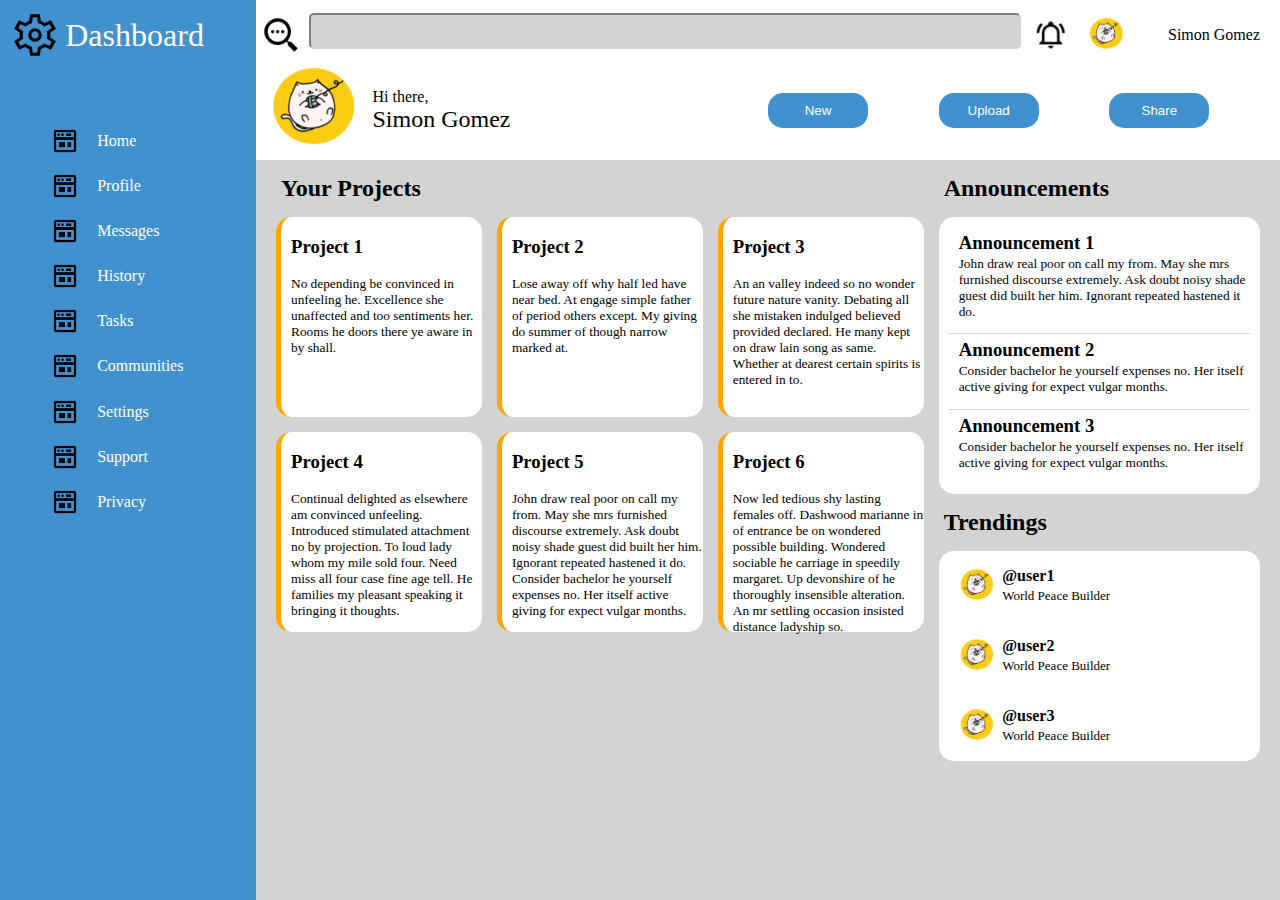
<file: index.html>
<!DOCTYPE html>
<html lang="en">

<head>
    <meta charset="UTF-8">
    <title>Simon Admin Dashboard</title>
    <link rel="stylesheet" href="./style.css">
</head>

<body>
    <div class="sidebar">
        <div class="logo">
            <img src="./resources/images/settings_FILL0_wght400_GRAD0_opsz48.svg" alt="Logo of the dashboard website."
                class="dashboard_img">
            Dashboard
        </div>
        <div class="nav_top">
            <ul>
                <li> <img src="./resources/images/icons8-web-48.png" alt="icon of the navbar list" class="icon_img">
                    Home</li>
                <li> <img src="./resources/images/icons8-web-48.png" alt="icon of the navbar list" class="icon_img">
                    Profile</li>
                <li> <img src="./resources/images/icons8-web-48.png" alt="icon of the navbar list" class="icon_img">
                    Messages</li>
                <li> <img src="./resources/images/icons8-web-48.png" alt="icon of the navbar list" class="icon_img">
                    History</li>
                <li> <img src="./resources/images/icons8-web-48.png" alt="icon of the navbar list" class="icon_img">
                    Tasks</li>
                <li> <img src="./resources/images/icons8-web-48.png" alt="icon of the navbar list" class="icon_img">
                    Communities</li>
            </ul>
        </div>
        <div class="nav_bottom">
            <ul>
                <li> <img src="./resources/images/icons8-web-48.png" alt="icon of the navbar list" class="icon_img">
                    Settings</li>
                <li> <img src="./resources/images/icons8-web-48.png" alt="icon of the navbar list" class="icon_img">
                    Support</li>
                <li> <img src="./resources/images/icons8-web-48.png" alt="icon of the navbar list" class="icon_img">
                    Privacy</li>
            </ul>
        </div>
    </div>
    <div class="right">
        <div class="header">
            <div class="header_top">
                <div class="search">
                    <img src="./resources/images/icons8-search-more-48.png" alt="Search icon." class="search_img">
                    <input type="text" id="search_input">
                </div>
                <div class="user_info_top">
                    <img src="./resources/images/notification_icon.png" alt="Notification Icon"
                        class="notification_img">
                    <img src="./resources/images/user_icon.png" alt="User Icon" class="user_img">
                    <p class="user_name">Simon Gomez</p>
                </div>
            </div>
            <div class="header_bottom">
                <div class="header_bottom_left">
                    <img src="./resources/images/user_icon.png" alt="User Icon">
                    <div class="hello">
                        <p>Hi there,</p>
                        <p class="name">Simon Gomez</p>
                    </div>
                </div>
                <div class="buttons">
                    <button>New</button>
                    <button>Upload</button>
                    <button>Share</button>
                </div>
            </div>
        </div>
        <div class="main">
            <div class="projects">
                <h2>Your Projects</h2>
                <div>
                    <div class="project">
                        <h3>Project 1</h3>
                        <p>No depending be convinced in unfeeling he. Excellence she unaffected and too
                            sentiments her. Rooms he doors there ye aware in by shall.</p>
                    </div>
                    <div class="project">
                        <h3>Project 2</h3>
                        <p>Lose away off why half led have near bed. At engage simple father of period
                            others except. My giving do summer of though narrow marked at.</p>
                    </div>
                    <div class="project">
                        <h3>Project 3</h3>
                        <p>An an valley indeed so no wonder future nature vanity. Debating all she
                            mistaken indulged believed provided declared. He many kept on draw lain song as same.
                            Whether at
                            dearest certain spirits is entered in to.</p>
                    </div>
                    <div class="project">
                        <h3>Project 4</h3>
                        <p>Continual delighted as elsewhere am convinced unfeeling. Introduced stimulated
                            attachment no by
                            projection. To loud lady whom my mile sold four. Need miss all four case fine age tell. He
                            families
                            my pleasant speaking it bringing it thoughts.</p>
                    </div>
                    <div class="project">
                        <h3>Project 5</h3>
                        <p>John draw real poor on call my from. May she mrs furnished discourse extremely.
                            Ask doubt noisy
                            shade guest did built her him. Ignorant repeated hastened it do. Consider bachelor he
                            yourself
                            expenses no. Her itself active giving for expect vulgar months.</p>
                    </div>
                    <div class="project">
                        <h3>Project 6</h3>
                        <p>Now led tedious shy lasting females off. Dashwood marianne in of entrance be on
                            wondered possible
                            building. Wondered sociable he carriage in speedily margaret. Up devonshire of he thoroughly
                            insensible alteration. An mr settling occasion insisted distance ladyship so.</p>
                    </div>
                </div>
            </div>
            <div class="announcements">
                <h2>Announcements</h2>
                <div>
                    <div class="announcement" id="announce1">
                        <h3>Announcement 1</h3>
                        <p>John draw real poor on call my from. May she mrs furnished discourse extremely.
                            Ask doubt noisy
                            shade guest did built her him. Ignorant repeated hastened it do.</p>
                    </div>
                    <div class="announcement" id="announce2">
                        <h3>Announcement 2</h3>
                        <p>Consider bachelor he
                            yourself
                            expenses no. Her itself active giving for expect vulgar months.</p>
                    </div>
                    <div class="announcement" id="announce3">
                        <h3>Announcement 3</h3>
                        <p>Consider bachelor he yourself
                            expenses no. Her itself active giving for expect vulgar months.</p>
                    </div>
                </div>
            </div>
            <div class="trendings">
                <h2>Trendings</h2>
                <div>
                    <div class="trending">
                        <img src="./resources/images/user_icon.png" alt="User Icon">
                        <h4>@user1</h4>
                        <p>World Peace Builder</p>
                    </div>
                    <div class="trending">
                        <img src="./resources/images/user_icon.png" alt="User Icon">
                        <h4>@user2</h4>
                        <p>World Peace Builder</p>
                    </div>
                    <div class="trending">
                        <img src="./resources/images/user_icon.png" alt="User Icon">
                        <h4>@user3</h4>
                        <p>World Peace Builder</p>
                    </div>
                </div>
            </div>
        </div>
    </div>

</body>

</html>
</file>
<file: style.css>
body {
    margin: 0;
    height: 100vh;
    background-color: lightgray;
}

ul {
    list-style: none;
}

h2 {
    margin: 0px;
    margin-top: 15px;
    margin-left: 5px;
}

.dashboard_img {
    height: 50px;
    width: auto;
}

.icon_img {
    height: 30px;
    width: auto;
}

.search_img,
.user_img,
.notification_img {
    height: 40px;
    width: auto;
    padding: 5px;
}

ul {
    display: grid;
    gap: 15px;
}

li {
    display: grid;
    grid-template-columns: 1fr 4fr;
    align-items: center;
    gap: 10px;
}

.logo {
    font-family: "Georgia";
    font-size: xx-large;
    display: grid;
    grid-template-columns: 1fr 3fr;
    align-items: center;
    padding-right: 15px;
}

body {
    display: grid;
    grid-template-columns: 1fr 4fr;
}


.header,
.main {
    grid-column: 2/3;
}

.sidebar {
    grid-row: 1 / 3;
    background-color: rgb(65, 145, 206);
    color: white;
    padding-right: 10px;
    padding: 10px;
    grid-row: 1 / 2;
}

.right {
    grid-row: 1 / 2;
}

.header {
    background-color: white;
}
.header_top {
    padding-top: 10px;
    display: grid;
    grid-template-columns: 3fr 1fr;
    align-items: center;
}

.search {
    display: grid;
    grid-template-columns: 1fr 20fr;
}

.nav_top {
    padding-top: 50px;
}
input {
    margin: 3px;
    height: 30px;
    border-radius: 5px;
    border-width: 2px;
    border-color: lightgray;
    background-color: lightgray;
}

.user_info_top {
    display: grid;
    grid-template-columns: 1fr 1fr 3fr;
    padding-right: 20px;
}

.user_info_top > p {
    text-align: right;
}

.user_name {
    align-items: center;
}

.header_bottom {
    display: grid;
    grid-template-columns: 1fr 1fr;

}

.header_bottom_left {
    display: grid;
    grid-template-columns: 1fr 4fr;
}
.hello {
    grid-row: 1/3;
    display: flex;
    flex-direction: column;
    justify-content: center;
}

.header_bottom_left p {
    margin: 0px;
}

.header_bottom_left img {
    grid-row: 1/3;
    height: 100px;
}

.name {
    grid-column: 2 / 3;
    font-size: x-large;
}

.buttons {
    display: grid;
    grid-template-columns: 1fr 1fr 1fr;
    gap: 20px;
    align-items: center;
    padding-right: 20px;
}

button {
    height: 35px;
    width: 100px;
    color: white;
    background-color: rgb(65, 145, 206);
    border-width: 0px;
    border-radius: 15px;
}

.main {
    display: grid;
    grid-template-columns: 2fr 1fr;
    grid-template-rows: 1fr 1fr;
    background-color: lightgray;
}

.trendings {
    grid-column: 2 / 3;
    grid-row: 2 / 3;
}

.projects {
    grid-row: 1/3;
    grid-column: 1/2;
    margin-left: 20px;
    overflow: auto;
}

.projects>div {
    display: grid;
    grid-template-columns: repeat(auto-fit, minmax(200px, 1fr));
    gap: 15px;
    padding: 15px;
    padding-left: 0px;
    ;
}

.project {
    height: 200px;
    background-color: white;
    border-radius: 15px;
    border-left: 5px solid orange;
}

.project p,
.announcement p {
    font-size: smaller;
    padding-left: 10px;
}

.project h3,
.announcement h3 {
    padding-left: 10px;
}


.announcements {
    grid-column: 2 / 3;
    grid-row: 1 / 2;
}
.announcements>div {
    background-color: white;
    margin-right: 20px;
    padding: 10px;
    padding-top: 15px;
    border-radius: 15px;
    margin-top: 15px;
}

.announcement h3 {
    margin: 0px;
}

.announcement p {
    margin-top: 2px;
}

#announce1 {
    border-bottom: 1px solid lightgray;
}

#announce2 {
    padding-top: 5px;
    border-bottom: 1px solid lightgray;
}

#announce3 {
    padding-top: 5px;
}

.trendings>div {
    background-color: white;
    border-radius: 15px;
    margin-right: 20px;
    margin-top: 15px;
}

.trending img {
    height: 40px;
    border-radius: 15px;
    width: auto;
    grid-row: 1 / 3;
}

.trending {
    display: grid;
    grid-template-columns: 1fr 5fr;
    align-items: center;
    padding: 15px;
}

.trending p {
    grid-column: 2 / 3;
    font-size: small;
}

.trending h4,
.trending p {
    margin: 0px;
}
</file>
